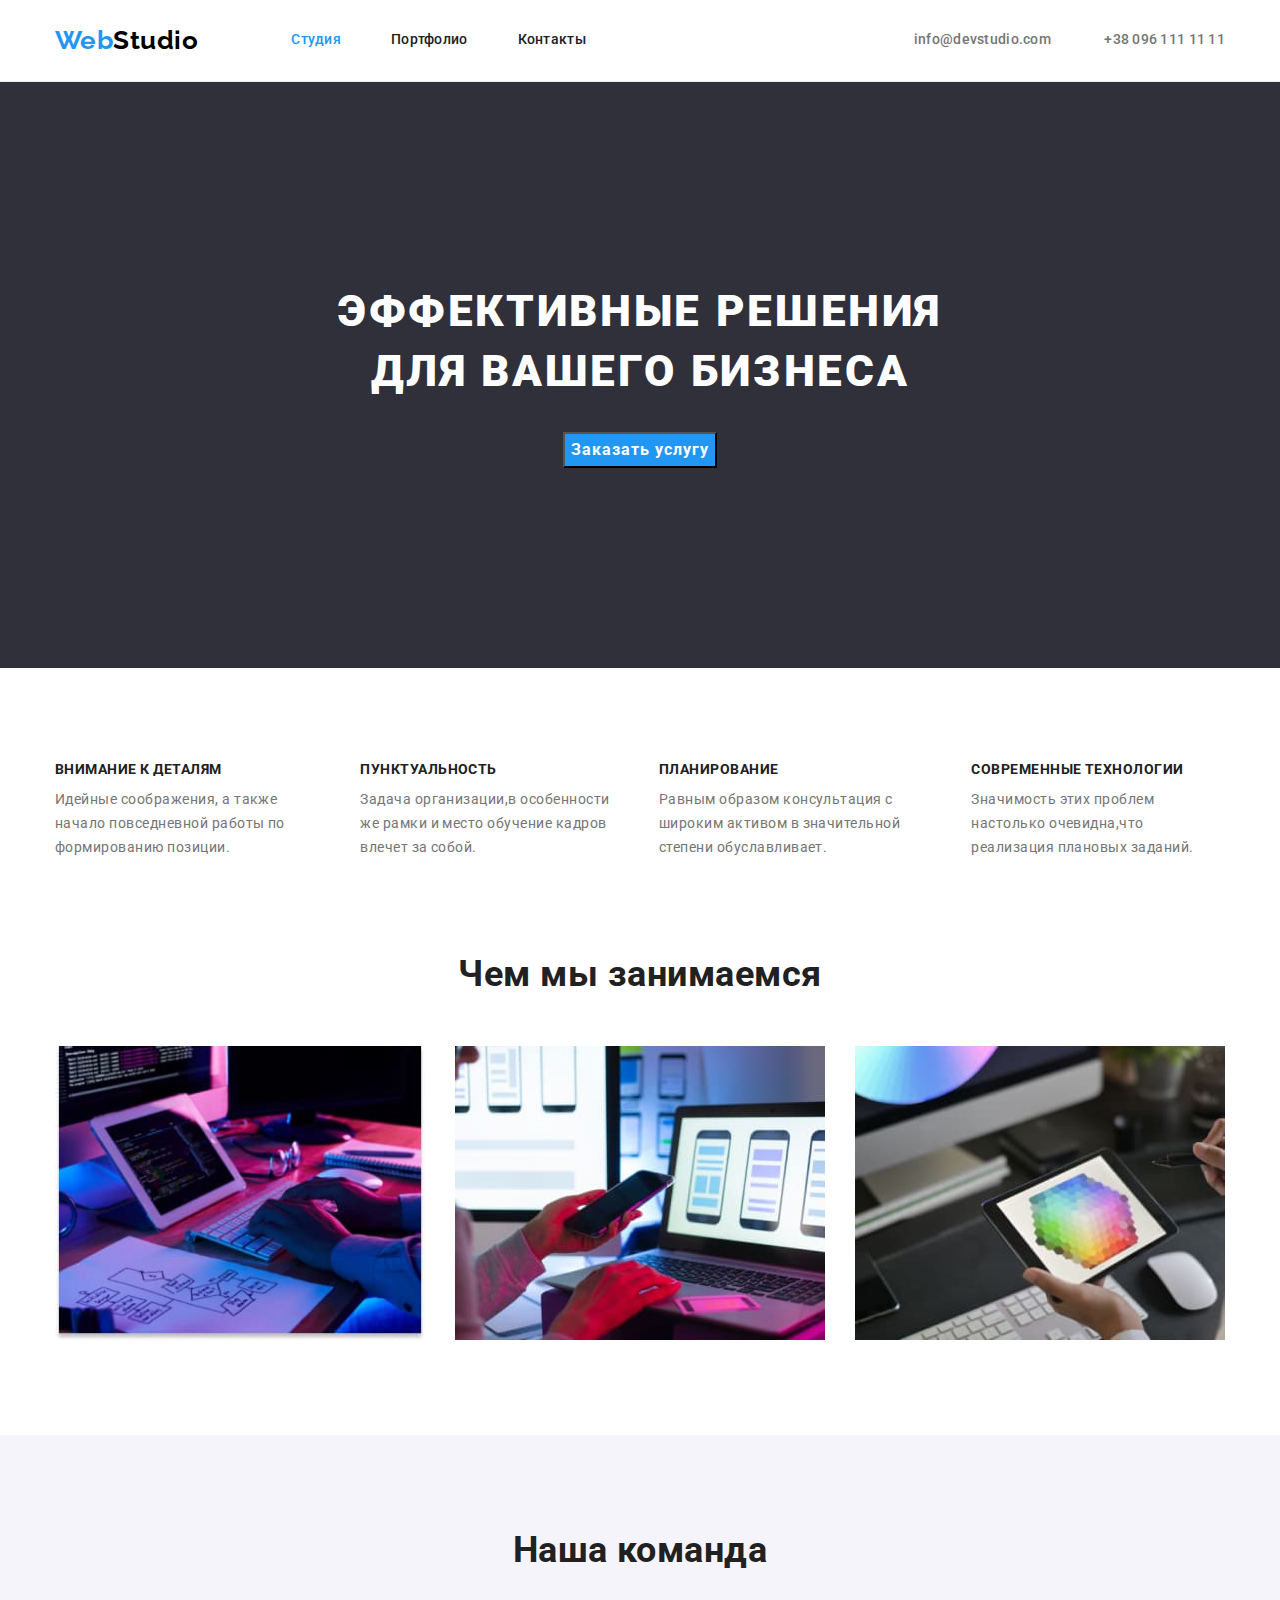
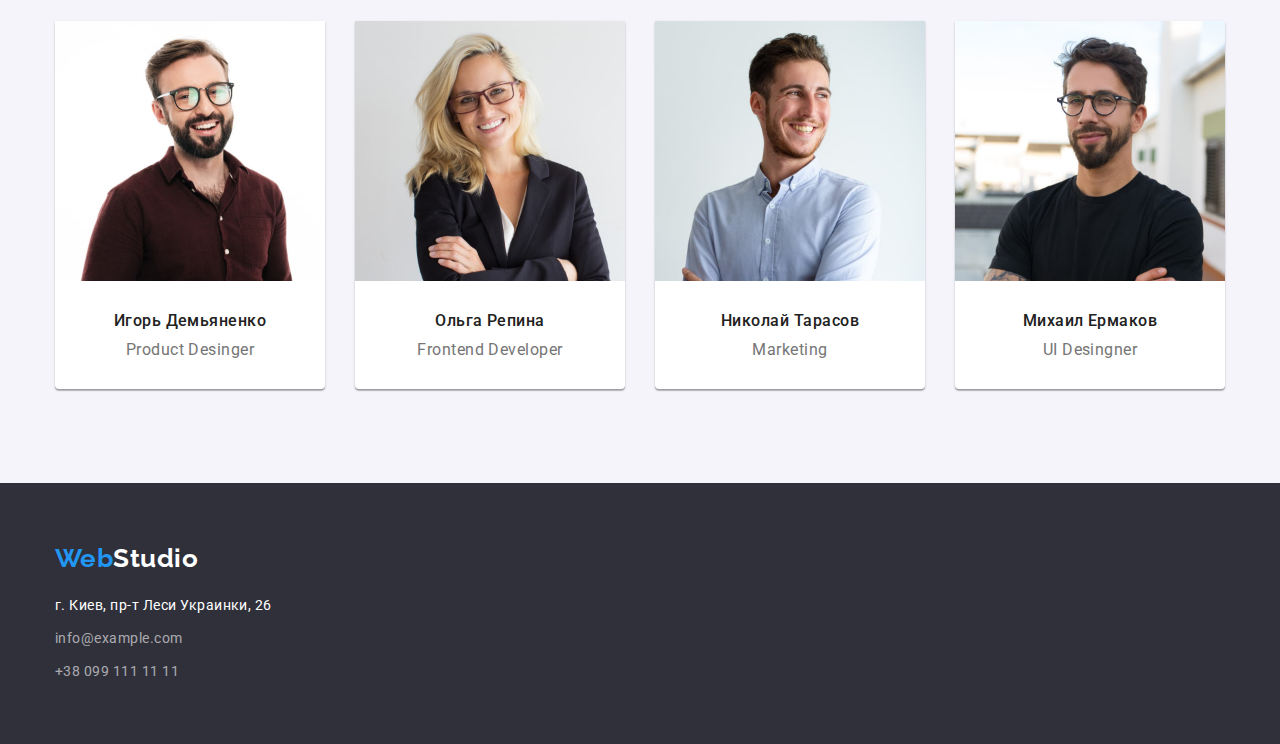
<file: index.html>
<!DOCTYPE html>
<html lang="en">

<head>
    <meta charset="UTF-8">
    <meta http-equiv="X-UA-Compatible" content="IE=edge">
    <meta name="viewport" content="width=device-width, initial-scale=1.0">
    <title>Студия</title>
    <link rel="preconnect" href="https://fonts.googleapis.com">
    <link rel="preconnect" href="https://fonts.gstatic.com" crossorigin>
    <link href="https://fonts.googleapis.com/css2?family=Raleway:wght@700&family=Roboto:wght@400;500;700;900&display=swap"
        rel="stylesheet">
    <link rel="stylesheet" href="https://cdnjs.cloudflare.com/ajax/libs/modern-normalize/1.1.0/modern-normalize.css"
        integrity="sha512-Y0MM+V6ymRKN2zStTqzQ227DWhhp4Mzdo6gnlRnuaNCbc+YN/ZH0sBCLTM4M0oSy9c9VKiCvd4Jk44aCLrNS5Q=="
        crossorigin="anonymous" referrerpolicy="no-referrer" />
    <link rel="stylesheet" href="./css/styles.css">
</head>

<body>
    <!--Шапка сайта-->
    <header class="header">
        <div class="container">
        <a href="" class="logo header">Web<span class="accent">Studio</span></a>
            <nav>
            <ul class="site-nav list">
                <li class="site-nav item"><a href="./index.html" class="link current ">Студия</a></li>
                <li class="site-nav item"><a href="./portfolio.html" class="link ">Портфолио</a></li>
                <li class="site-nav item"><a href="" class="link">Контакты</a></li>
            </ul>
        </nav>
        <div class="auth-nav">
        <a href="mailto:info@devstudio.com"  class="auth-link">info@devstudio.com</a>
        <a href="tel:+380961111111" class="auth-link">+38 096 111 11 11</a>
        </div>
        </div>
    </header>
    <main>
        <!--Герой-->
        <div class="hero">
            <section class="section">
            <div class="container">
                <h1 class="hero-title">Эффективные решения для вашего бизнеса</h1>
                <button type="button" class="hero-btn">Заказать услугу</button>
            </div>
            </section>
        </div>
        <!--Преимущества-->
        <section class="section">
            <div class="container">
            <ul class="list benefis">
                <li class="benefis-flex">
                    <h3 class="benefis title">Внимание к деталям</h3>
                    <p  class="benefis-text">Идейные соображения, а также начало повседневной работы по формированию позиции.</p>
                </li>
                <li class="benefis-flex">
                    <h3 class ="benefis title">Пунктуальность</h3>
                    <p class="benefis-text">Задача организации,в особенности же рамки и место обучение кадров влечет за собой.</p>
                </li>
                <li class="benefis-flex">
                    <h3 class ="benefis title">Планирование</h3>
                    <p class="benefis-text">Равным образом консультация с широким активом в значительной степени обуславливает.</p>
                </li>
                <li class="benefis-flex last">
                    <h3 class ="benefis title">Современные технологии</h3>
                    <p class="benefis-text">Значимость этих проблем настолько очевидна,что реализация плановых заданий.</p>
                </li>
            </ul>
            </div>
        </section>
        <!--Чем мы занимаемся-->
        <section class="working-section">
            <div class="container">
            <h2 class="title">Чем мы занимаемся</h2>
            <ul class="list working">
                <li class="item-working">
                    <img src="./images/box1.jpg" alt="написание кода" width="370" />
                </li>
                <li class="item-working">
                    <img src="./images/box2.jpg" alt="оптимизация" width="370" />
                </li>
                <li class="item-working">
                    <img src="./images/box3.jpg" alt="дизайн" width="370" />
                </li>
            </ul>
            </div>
        </section>
        <!--Наша команда-->
        <section class="team-section">
            <div class="container">
            <h2 class="title">Наша команда</h2>
            <ul class="list team">
                <li class="team-list">
                    <img src="./images/img.jpg" alt="Игорь Демьяненко" width="270" />
                    <div class="team-content">
                        <h3 class="team-name title">Игорь Демьяненко</h3>
                        <p class="team-text">Product Desinger</p>
                    </div>
                </li>
                <li class="team-list">
                    <img src="./images/img2.jpg" alt="Ольга Репина" width="270" />
                    <div class="team-content">
                        <h3  class="team-name title">Ольга Репина</h3>
                        <p class="team-text">Frontend Developer</p>
                    </div>
                </li>
                <li class="team-list">
                    <img src="./images/img3.jpg" alt="Николай Тарасов" width="270" />
                    <div class="team-content">
                        <h3 class="team-name title">Николай Тарасов</h3>
                        <p class="team-text">Marketing</p>
                    </div>
                </li>
                <li class="team-list">
                    <img src="./images/img4.jpg" alt="Михаил Ермаков" width="270" />
                    <div class="team-content">
                        <h3 class="team-name title">Михаил Ермаков</h3>
                        <p class="team-text">UI Desingner</p>
                    </div>
                </li>
            </ul>
            </div>
        </section>
    </main>
    <!--Футер-->
    <footer class="footer">
        <div class="container">
        <a href="" class="logo">Web<span class="accent">Studio</span></a>
        <address>
            <ul class="list">
                <li class="item-address"><a href="" class="address">г. Киев, пр-т Леси Украинки, 26</a></li>
                <li class="item-nav"><a href="mailto:info@example.com"class="footer-nav">info@example.com</a></li>
                <li class="item-nav"><a href="tel:+380991111111" class="footer-nav">+38 099 111 11 11</a></li>   
            </ul>
        </address>
        </div>
    </footer>
</body>

</html>
</file>
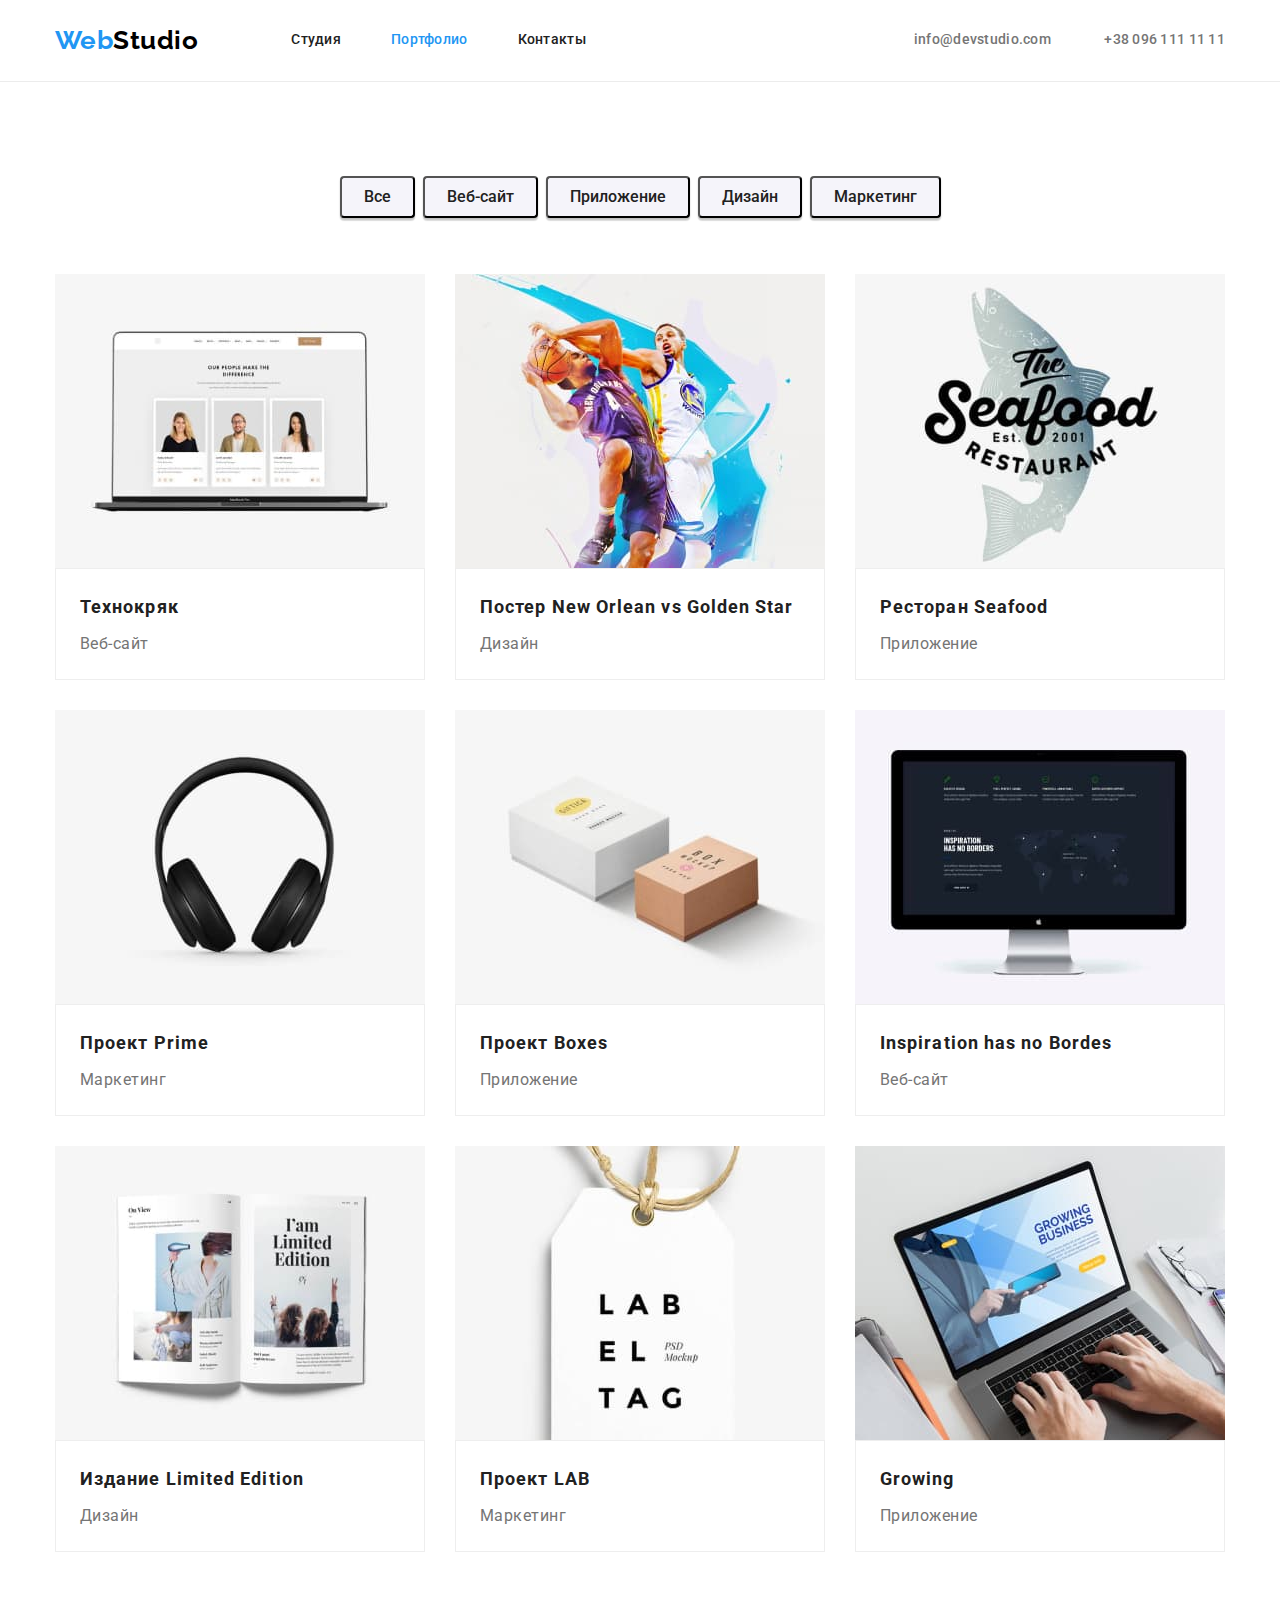
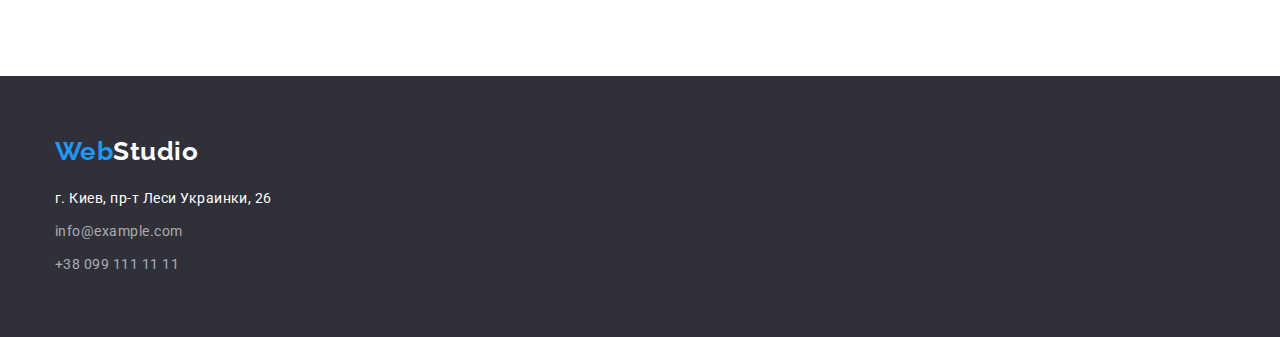
<file: portfolio.html>
<!DOCTYPE html>
<html lang="en">

<head>
    <meta charset="UTF-8">
    <meta http-equiv="X-UA-Compatible" content="IE=edge">
    <meta name="viewport" content="width=device-width, initial-scale=1.0">
    <title>Студия</title>
    <link rel="preconnect" href="https://fonts.googleapis.com">
    <link rel="preconnect" href="https://fonts.gstatic.com" crossorigin>
    <link href="https://fonts.googleapis.com/css2?family=Raleway:wght@700&family=Roboto:wght@400;500;700;900&display=swap"
        rel="stylesheet">
    <link rel="stylesheet" href="https://cdnjs.cloudflare.com/ajax/libs/modern-normalize/1.1.0/modern-normalize.css"
        integrity="sha512-Y0MM+V6ymRKN2zStTqzQ227DWhhp4Mzdo6gnlRnuaNCbc+YN/ZH0sBCLTM4M0oSy9c9VKiCvd4Jk44aCLrNS5Q=="
        crossorigin="anonymous" referrerpolicy="no-referrer" />
    <link rel="stylesheet" href="./css/styles.css">
</head>

<body>
    <!--Шапка сайта-->
    <header class="header">
        <div class="container">
            <a href="" class="logo header">Web<span class="accent">Studio</span></a>
            <nav>
                <ul class="site-nav list">
                    <li class="site-nav item"><a href="./index.html" class="link">Студия</a></li>
                    <li class="site-nav item"><a href="./portfolio.html" class="link current ">Портфолио</a></li>
                    <li class="site-nav item"><a href="" class="link">Контакты</a></li>
                </ul>
            </nav>
            <div class="auth-nav">
                <a href="mailto:info@devstudio.com" class="auth-link">info@devstudio.com</a>
                <a href="tel:+380961111111" class="auth-link">+38 096 111 11 11</a>
            </div>
        </div>
    </header>
    <main>
    <!--Портфолио-->
       <section class="section">
           <div class="container">
           <h1 class="portfolio-title">Наши работы</h1>
           <ul class="list portfolio-flex">
                <li  class="item portfolio-flex">
                   <button type="button" class="portfolio-btn">Все</button>
               </li>
                <li class="item portfolio-flex">
                    <button type="button" class="portfolio-btn">Веб-сайт</button>
                 </li>
                <li class="item portfolio-flex">
                    <button type="button" class="portfolio-btn">Приложение</button>
                </li>
                <li class="item portfolio-flex">
                    <button type="button" class="portfolio-btn">Дизайн</button>
                </li>
                <li class="item portfolio-flex">
                    <button type="button" class="portfolio-btn">Маркетинг</button>
                </li>
           </ul>
           </div>
           <div class="container">
               <ul class="list portfolio"> 
               <li class="portfolio-list"> 
                   <img src="./images/portfolio.jpg" alt="Технокряк сайт" width="370">
                   <div class="portfolio-content">
                        <h2 class="title">Технокряк</h2>
                        <p class="ptext">Веб-сайт</p>
                    </div>
               </li>
                <li class="portfolio-list">
                    <img src="./images/portfolio-2.jpg" alt="Постер New Orlean vs Golden Star" width="370">
                    <div class="portfolio-content">
                        <h2 class="title">Постер New Orlean vs Golden Star</h2>
                        <p class="ptext">Дизайн</p>
                    </div>
                </li>
                <li class="portfolio-list">
                    <img src="./images/portfolio-3.jpg" alt="Ресторан Seafood" width="370">
                    <div class="portfolio-content">
                        <h2 class="title">Ресторан Seafood</h2>
                        <p class="ptext">Приложение</p>
                    </div>
                </li>
                <li class="portfolio-list">
                    <img src="./images/portfolio-4.jpg" alt="Prime" width="370">
                    <div class="portfolio-content">
                        <h2 class="title">Проект Prime</h2>
                        <p class="ptext">Маркетинг</p>
                    </div>
                </li>
                <li class="portfolio-list">
                    <img src="./images/portfolio-5.jpg" alt="Boxes" width="370">
                    <div class="portfolio-content">
                        <h2 class="title">Проект Boxes</h2>
                        <p class="ptext">Приложение</p>
                    </div>
                </li>
                <li class="portfolio-list">
                    <img src="./images/portfolio-6.jpg" alt="Сайт no Bordes" width="370">
                    <div class="portfolio-content">
                        <h2 class="title">Inspiration has no Bordes</h2>
                        <p class="ptext">Веб-сайт</p>
                    </div>
                </li>
                <li class="portfolio-list">
                    <img src="./images/portfolio-7.jpg" alt="Издание LE" width="370">
                    <div class="portfolio-content">
                        <h2 class="title">Издание Limited Edition</h2>
                        <p class="ptext">Дизайн</p>
                    </div>
                </li>
                <li class="portfolio-list">
                    <img src="./images/portfolio-8.jpg" alt="Проект Lab" width="370">
                    <div class="portfolio-content">
                        <h2 class="title">Проект LAB</h2>
                        <p class="ptext">Маркетинг</p>
                    </div>
                </li>
                <li class="portfolio-list">
                    <img src="./images/portfolio-9.jpg" alt=" Growing Business" width="370">
                    <div class="portfolio-content">
                        <h2 class="title">Growing</h2>
                        <p class="ptext">Приложение</p> 
                    </div>
                </li>
               </ul>
            
            </div>
       </section>
    </main>
    <!--Футер-->
    <footer class="footer">
        <div class="container">
            <a href="" class="logo">Web<span class="accent">Studio</span></a>
            <address>
                <ul class="list">
                    <li class="item-address"><a href="" class="address">г. Киев, пр-т Леси Украинки, 26</a></li>
                    <li class="item-nav"><a href="mailto:info@example.com" class="footer-nav">info@example.com</a></li>
                    <li class="item-nav"><a href="tel:+380991111111" class="footer-nav">+38 099 111 11 11</a></li>
                </ul>
            </address>
        </div>
    </footer>
</body>

</html>
</file>
<file: css/styles.css>
/* цвет заголовка основного #FFFFFF */
/* цвет второстепенного заголовка #212121 */
/* акцент #2196F3 */
:root {
  --alternative-text-color: #212121;
  --accent-color: #2196f3;
  --primary-background-color: #ffffff;
  --primary-color: #ffffff;
  --alternative-background-color: #f5f4fa;
}
body {
  color: #757575;
  background-color: var(--primary-background-color);
  font-family: Roboto, sans-serif;
  letter-spacing: 0.03em;
}
/* Для всего сайта скинули стили*/
p,
h1,
h2,
h3,
h4,
h5,
h6 {
  margin: 0;
}
ul,
ol {
  padding-left: 0;
  margin: 0;
}
img {
  display: block;
  max-width: 100%;
  height: auto;
}
/*Контейнер*/
.container {
  width: 1200px;
  padding-left: 15px;
  padding-right: 15px;
  margin: 0 auto;
}
.section {
  padding-top: 94px;
  padding-bottom: 94px;
}
/*Для списков*/
.list {
  list-style: none;
}
/*Для второстепенных заголовков*/
.title {
  color: var(--alternative-text-color);
}
/*Шапка сайта*/
.logo {
  color: var(--accent-color);
  text-decoration: none;
  font-family: Raleway, sans-serif;
  font-weight: 700;
  font-size: 26px;
  line-height: 1.19;
}

.logo .accent {
  color: #000000;
}
.logo:hover,
.logo:focus {
  text-decoration: underline;
}
.header {
  background-color: var(--primary-background-color);
  border-bottom: 1px solid #ececec;
}
.header .container {
  display: flex;
  align-items: center;
}
.logo.header {
  margin-right: 93px;
  padding-top: 25px;
  padding-bottom: 25px;
  border: none;
}
.link {
  color: var(--alternative-text-color);
  text-decoration: none;
}
.site-nav .link:hover,
.site-nav .link:focus {
  color: var(--accent-color);
}
.site-nav .link.current {
  color: var(--accent-color);
}
.site-nav.list,
.auth-nav {
  font-weight: 500;
  font-size: 14px;
  line-height: 1.14;
  letter-spacing: 0.02em;
}
.site-nav {
  display: flex;
  align-items: center;
}
.site-nav.item {
  margin-right: 50px;
  padding-top: 32px;
  padding-bottom: 32px;
}
.site-nav.item:last-child {
  margin-right: 0px;
}
.auth-nav {
  margin-left: auto;
  padding-top: 32px;
  padding-bottom: 32px;
}
.auth-nav .auth-link:hover,
.auth-nav .auth-link:focus {
  color: var(--accent-color);
}
.auth-link {
  color: #757575;
  text-decoration: none;
}
.auth-link:not(:last-child) {
  margin-right: 50px;
}
/*Герой*/
.hero {
  background-color: #2f303a;
  text-align: center;
}
.hero .section {
  padding-top: 200px;
  padding-bottom: 200px;
}
.hero-title {
  color: var(--primary-color);
  font-weight: 900;
  font-size: 44px;
  line-height: 1.36;
  letter-spacing: 0.06em;
  text-transform: uppercase;
  margin-bottom: 30px;
  margin-left: auto;
  margin-right: auto;
  width: 696px;
}
.hero-btn {
  background-color: var(--accent-color);
  color: var(--primary-color);
  cursor: pointer;
  font-family: inherit;
  font-weight: 700;
  font-size: 16px;
  line-height: 1.88;
  letter-spacing: 0.06em;
}
.hero-btn:hover,
.hero-btn:focus {
  background-color: #188ce8;
  color: var(--primary-color);
}
/*Преимущества*/
.benefis.title {
  font-weight: 700;
  font-size: 14px;
  line-height: 1.14;
  text-transform: uppercase;
  padding-bottom: 10px;
}
.benefis-text {
  font-size: 14px;
  line-height: 1.71;
}
.list.benefis {
  display: flex;
}
.benefis-flex:not(:last-child) {
  padding-right: 30px;
}
/*Чем мы занимаемся*/
.working-section .title,
.team-section .title {
  font-weight: 700;
  font-size: 36px;
  line-height: 1.17;
  text-align: center;
  margin-bottom: 50px;
}
.working-section {
  padding-bottom: 94px;
}
.list.working {
  display: flex;
}
.item-working:not(:last-child) {
  padding-right: 30px;
}
/*Наша  команда*/
.team-section {
  background-color: var(--alternative-background-color);
  padding-top: 94px;
  padding-bottom: 94px;
}
.team-list {
  background-color: var(--primary-background-color);
  box-shadow: 0px 1px 3px rgba(0, 0, 0, 0.12), 0px 1px 1px rgba(0, 0, 0, 0.14),
    0px 2px 1px rgba(0, 0, 0, 0.2);
  border-radius: 0px 0px 4px 4px;
}
.team-name.title,
.team-text {
  font-size: 16px;
  line-height: 1.19;
  text-align: center;
}
.team-name.title {
  font-weight: 500;
  margin-bottom: 10px;
}
.team-content {
  padding-top: 30px;
  padding-bottom: 30px;
}
.list.team {
  display: flex;
}
.team-list:not(:last-child) {
  margin-right: 30px;
}

/*Футер*/
.footer {
  background-color: #2f303a;
}
.footer .logo .accent {
  color: var(--primary-color);
}
.footer {
  padding-top: 60px;
  padding-bottom: 60px;
}

.address,
.footer-nav {
  font-size: 14px;
  line-height: 1.71;
  font-style: normal;
  text-decoration: none;
}
.address {
  color: var(--primary-color);
}
.footer-nav {
  color: rgba(255, 255, 255, 0.6);
}
.address:hover,
.address:focus,
.footer-nav:hover,
.footer-nav:focus {
  color: var(--accent-color);
}
.item-address {
  margin-top: 20px;
  margin-bottom: 9px;
}
.item-nav {
  margin-bottom: 9px;
}
.item-nav:last-child {
  margin-bottom: 0px;
}
/*Портфолио*/
.portfolio-title {
  position: absolute;
  width: 1px;
  height: 1px;
  margin: -1px;
  border: 0;
  padding: 0;
  white-space: nowrap;
  clip-path: inset(100%);
  clip: rect(0 0 0 0);
  overflow: hidden;
}

.portfolio-list {
  background-color: var(--primary-background-color);
  width: 370px;
  margin-bottom: 30px;
  margin-right: 30px;
}
.portfolio-list:nth-child(3n) {
  margin-right: 0px;
}

.portfolio-btn {
  color: var(--alternative-text-color);
  background-color: var(--alternative-background-color);
  cursor: pointer;
  font-family: inherit;
  font-weight: 500;
  font-size: 16px;
  line-height: 1.62;
  box-shadow: 0px 3px 1px rgba(0, 0, 0, 0.1), 0px 1px 2px rgba(0, 0, 0, 0.08),
    0px 2px 2px rgba(0, 0, 0, 0.12);
  border-radius: 4px;
  padding: 6px 22px 6px 22px;
}
.portfolio-btn:hover,
.portfolio-btn:focus {
  color: var(--primary-color);
  background-color: var(--accent-color);
}
.list.portfolio-flex {
  display: flex;
  justify-content: center;
}
.item.portfolio-flex:not(:last-child) {
  padding-right: 8px;
}
.portfolio-list .title {
  font-weight: 700;
  font-size: 18px;
  line-height: 2;
  letter-spacing: 0.06em;
  margin-bottom: 4px;
}
.portfolio-list .ptext {
  font-size: 16px;
  line-height: 1.88;
}
.list.portfolio {
  margin-top: 56px;
}
.list.portfolio {
  display: flex;
  flex-wrap: wrap;
}
.portfolio-content {
  padding: 20px 24px 20px 24px;
  border: 1px solid #eeeeee;
}
</file>
